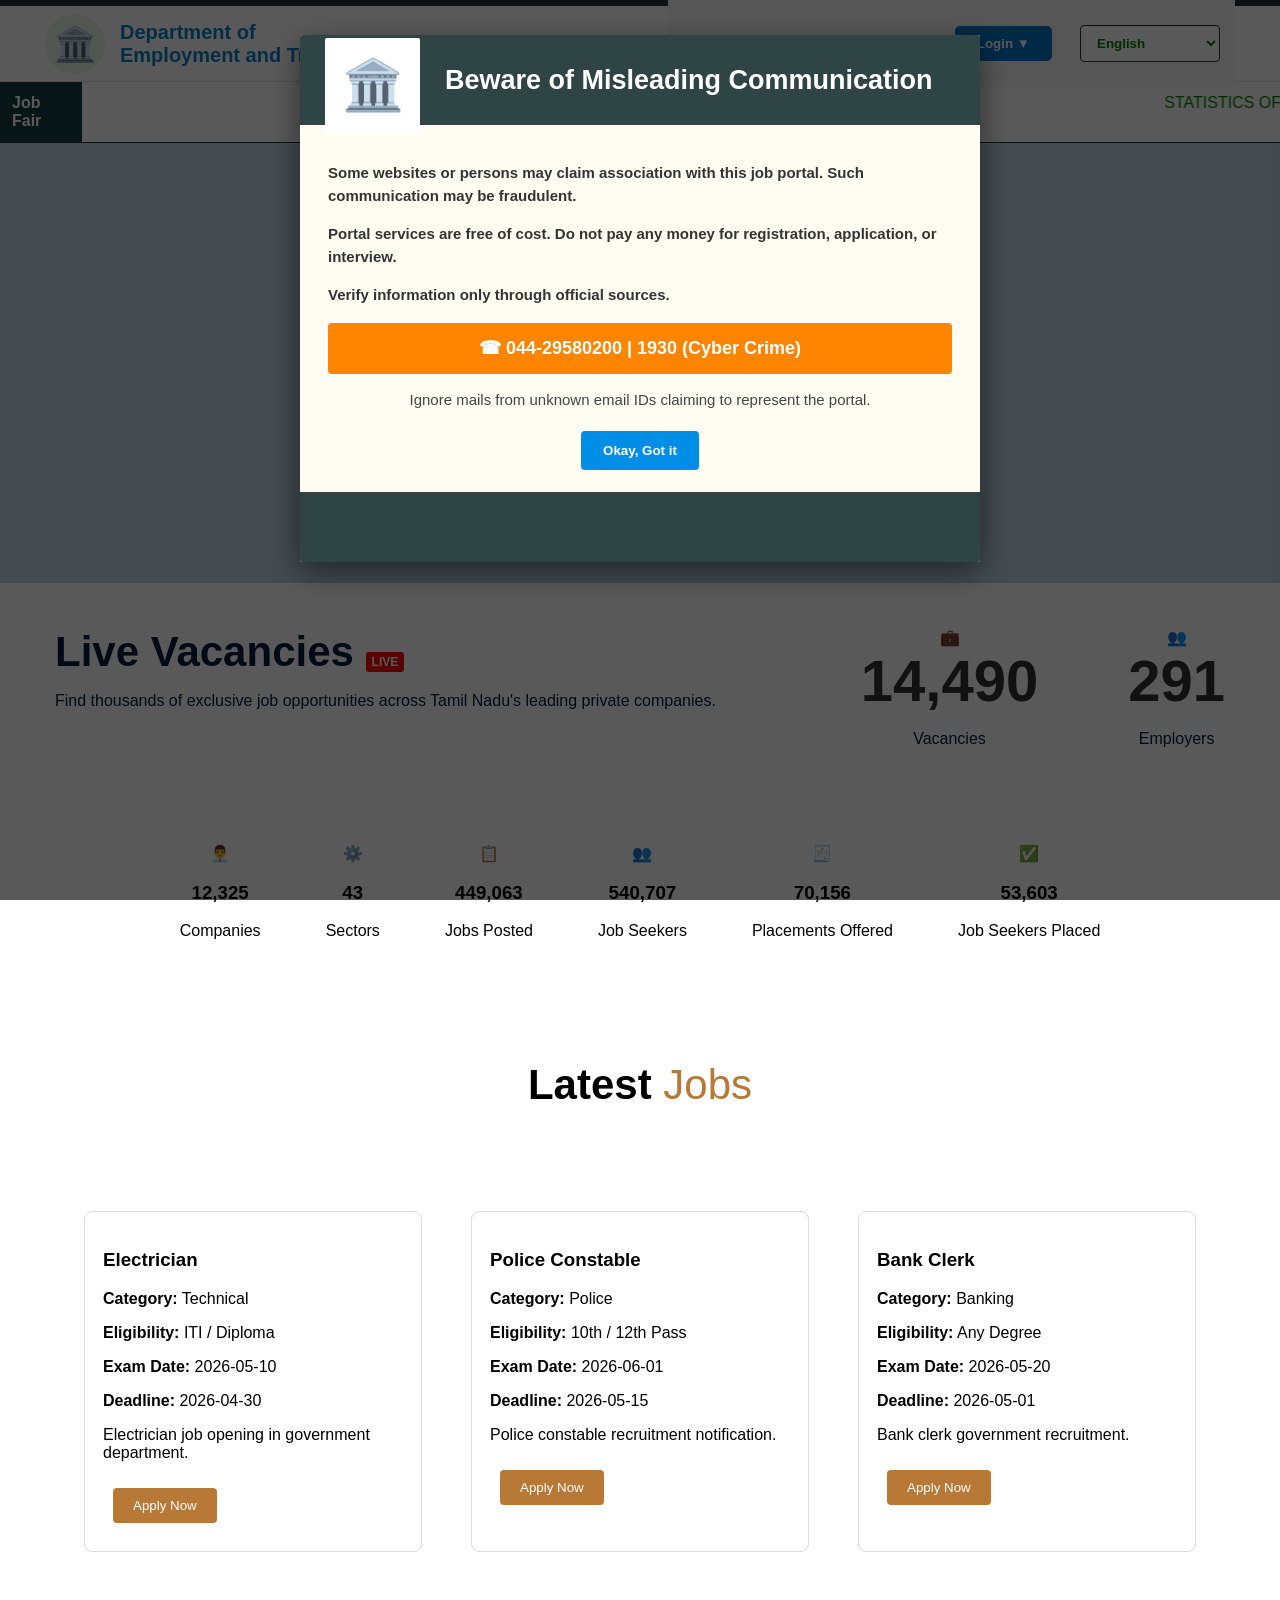
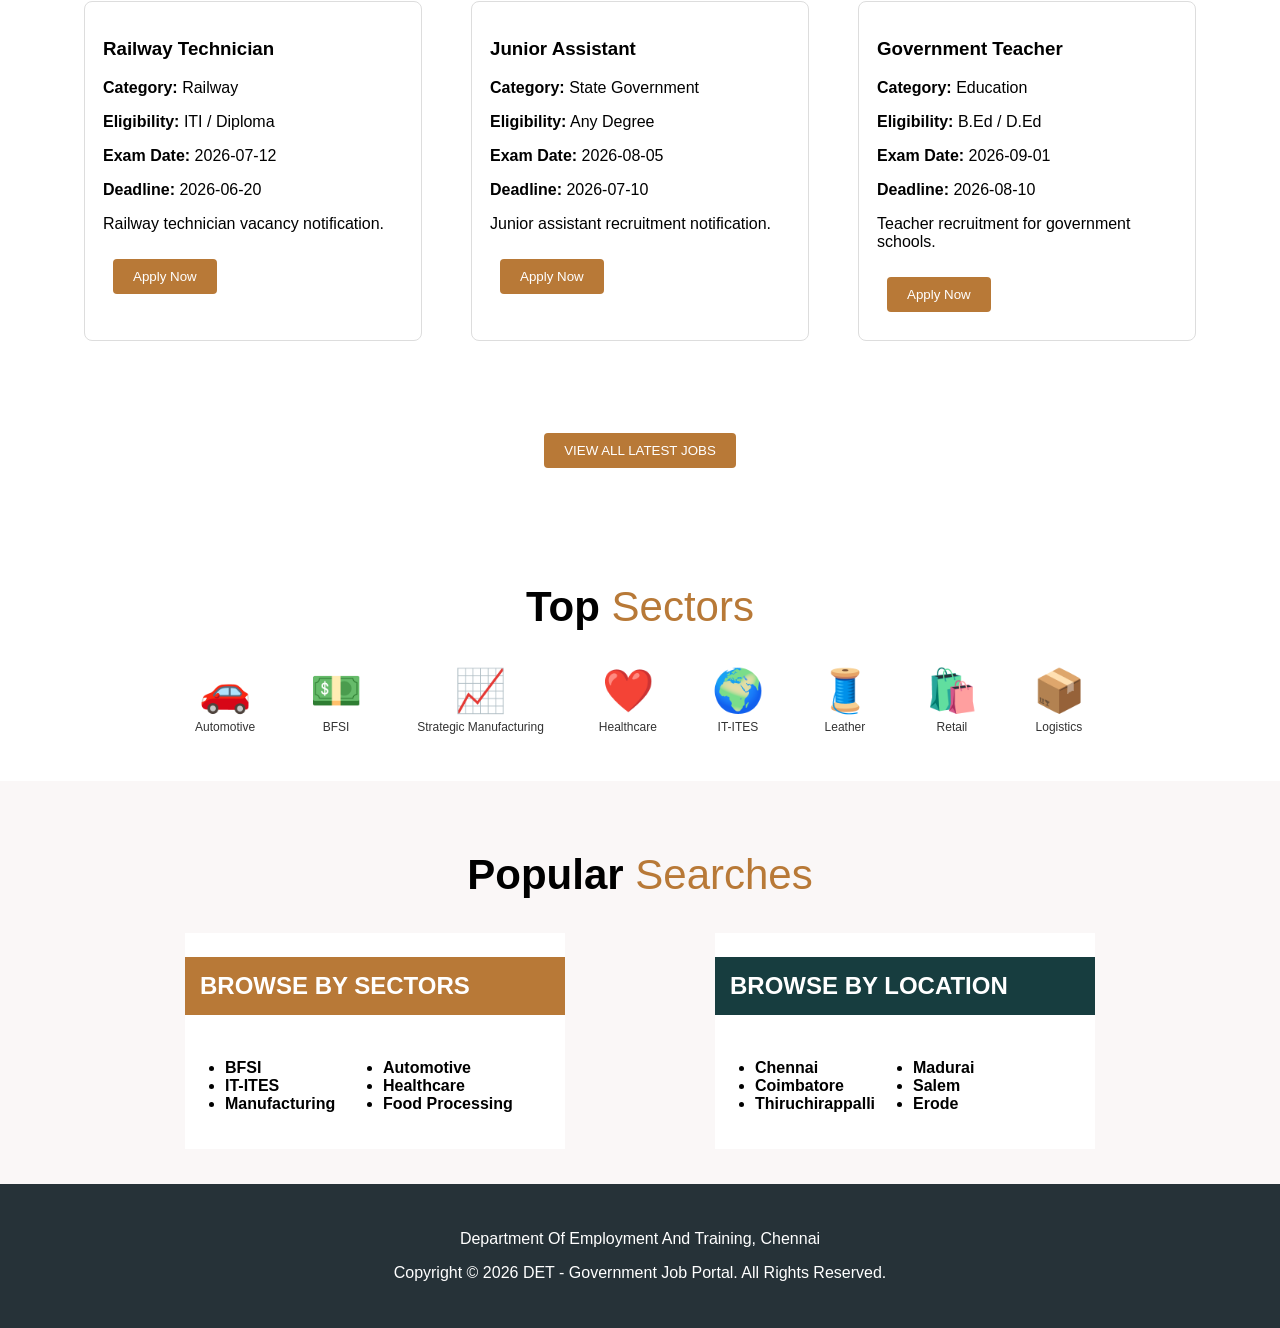
<file: frontend/index.html>
<!DOCTYPE html>
<html>
<head>
    <meta charset="UTF-8">
    <title>Government Job Portal</title>
    <link rel="stylesheet" href="css/style.css">
</head>

<body onload="showPopup(); loadJobs();">

<header class="tn-header">
    <div class="tn-logo">
        <div class="seal">🏛️</div>
        <div>
            <h2>Department of</h2>
            <h2>Employment and Training</h2>
        </div>
    </div>

    <nav class="tn-nav">
        <a href="index.html">🏚️ HOME</a>
        <a href="dashboard.html">💼 JOBS</a>
        <a href="#">🎓 JOB FAIR</a>
        <button onclick="window.location.href='login.html'" class="login-main">Login ▼</button>
        <select id="languageSelect" onchange="changeLanguage()" class="lang-select">
            <option value="en">English</option>
            <option value="ta">தமிழ்</option>
            <option value="hi">हिन्दी</option>
            <option value="te">తెలుగు</option>
            <option value="kn">ಕನ್ನಡ</option>
        </select>
    </nav>
</header>

<div class="ticker">
    <b>Job Fair</b>
    <marquee>
        STATISTICS OF MICRO AND MEGA JOB FAIRS - JOB SEEKERS ATTENDED - 12,08,200, JOB SEEKERS PLACED - 2,13,611
    </marquee>
</div>

<section class="tn-hero">
   
    <h2>Government Job Portal</h2>

    

    <div class="hero-search">
        <input placeholder="Job Title">
        <button>🔍</button>
    </div>
</section>

<section class="vacancy-area">
    <div>
        <h1>Live Vacancies <span>LIVE</span></h1>
        <p>Find thousands of exclusive job opportunities across Tamil Nadu's leading private companies.</p>
    </div>

    <div class="vacancy-stats">
        <div>💼<h1>14,490</h1><p>Vacancies</p></div>
        <div>👥<h1>291</h1><p>Employers</p></div>
    </div>
</section>

<section class="mini-stats">
    <div>👨‍💼<h3>12,325</h3><p>Companies</p></div>
    <div>⚙️<h3>43</h3><p>Sectors</p></div>
    <div>📋<h3>449,063</h3><p>Jobs Posted</p></div>
    <div>👥<h3>540,707</h3><p>Job Seekers</p></div>
    <div>🧾<h3>70,156</h3><p>Placements Offered</p></div>
    <div>✅<h3>53,603</h3><p>Job Seekers Placed</p></div>
</section>

<section class="latest-jobs">
    <h2>Latest <span>Jobs</span></h2>
    <div id="jobs" class="jobs-container"></div>
    <button class="view-btn">VIEW ALL LATEST JOBS</button>
</section>

<section class="top-sectors">
    <h2>Top <span>Sectors</span></h2>

    <div class="sector-container">
        <div class="sector">🚗<p>Automotive</p></div>
        <div class="sector">💵<p>BFSI</p></div>
        <div class="sector">📈<p>Strategic Manufacturing</p></div>
        <div class="sector">❤️<p>Healthcare</p></div>
        <div class="sector">🌍<p>IT-ITES</p></div>
        <div class="sector">🧵<p>Leather</p></div>
        <div class="sector">🛍️<p>Retail</p></div>
        <div class="sector">📦<p>Logistics</p></div>
    </div>
</section>

<section class="popular">
    <h2>Popular <span>Searches</span></h2>

    <div class="popular-box">
        <div class="browse-card">
            <h3>BROWSE BY SECTORS</h3>
            <ul>
                <li>BFSI</li><li>IT-ITES</li><li>Manufacturing</li>
                <li>Automotive</li><li>Healthcare</li><li>Food Processing</li>
            </ul>
        </div>

        <div class="browse-card dark">
            <h3>BROWSE BY LOCATION</h3>
            <ul>
                <li>Chennai</li><li>Coimbatore</li><li>Thiruchirappalli</li>
                <li>Madurai</li><li>Salem</li><li>Erode</li>
            </ul>
        </div>
    </div>
</section>

<footer class="tn-footer">
    <p>Department Of Employment And Training, Chennai</p>
    <p>Copyright © 2026 DET - Government Job Portal. All Rights Reserved.</p>
</footer>

<div id="popup" class="popup">
    <div class="popup-content">
        <div class="popup-header">
            <div class="popup-logo">🏛️</div>
            <h2>Beware of Misleading Communication</h2>
        </div>

        <div class="popup-body">
            <p>Some websites or persons may claim association with this job portal. Such communication may be fraudulent.</p>
            <p><b>Portal services are free of cost.</b> Do not pay any money for registration, application, or interview.</p>
            <p>Verify information only through official sources.</p>

            <div class="helpline">☎ 044-29580200 | 1930 (Cyber Crime)</div>

            <p class="note">Ignore mails from unknown email IDs claiming to represent the portal.</p>
            <button class="popup-btn" onclick="closePopup()">Okay, Got it</button>
        </div>
    </div>
</div>

<script src="js/script.js"></script>
</body>
</html>
</file>
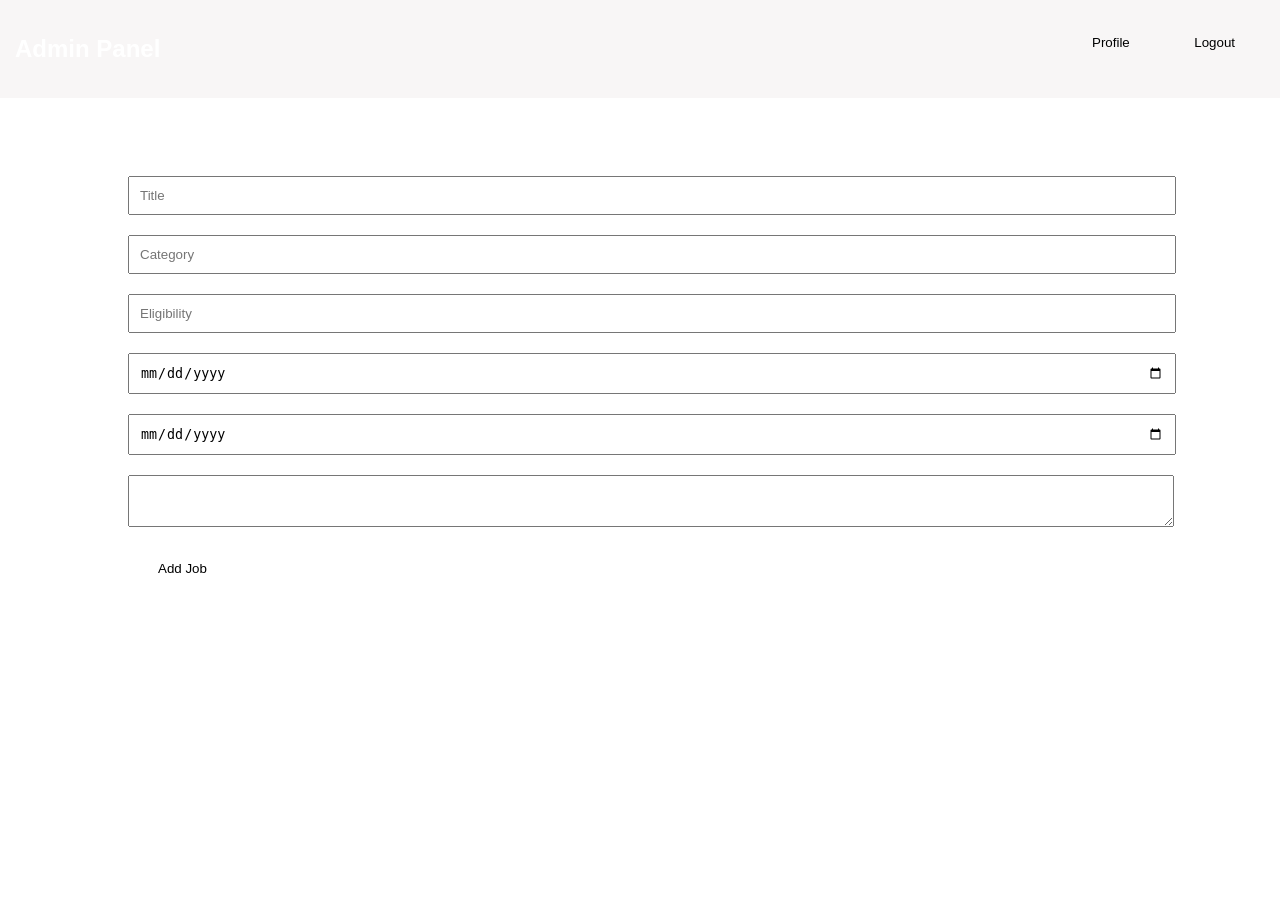
<file: frontend/admin.html>
<!DOCTYPE html>
<html>
<head>
    <title>Admin</title>
    <link rel="stylesheet" href="css/style.css">
</head>
<body onload="loadAllJobs()">

<nav>
    <h2>Admin Panel</h2>
    <div>
        <button onclick="window.location.href='profile.html'">Profile</button>
        <button onclick="logout()">Logout</button>
    </div>
</nav>

<div class="container">

    <h2>Add Job</h2>

    <input id="title" placeholder="Title">
    <input id="category" placeholder="Category">
    <input id="eligibility" placeholder="Eligibility">
    <input type="date" id="examDate">
    <input type="date" id="deadline">
    <textarea id="description"></textarea>

    <button onclick="addJob()">Add Job</button>

    <h2>All Jobs</h2>
    <div id="allJobs"></div>

</div>

<script src="js/script.js"></script>
</body>
</html>
</file>
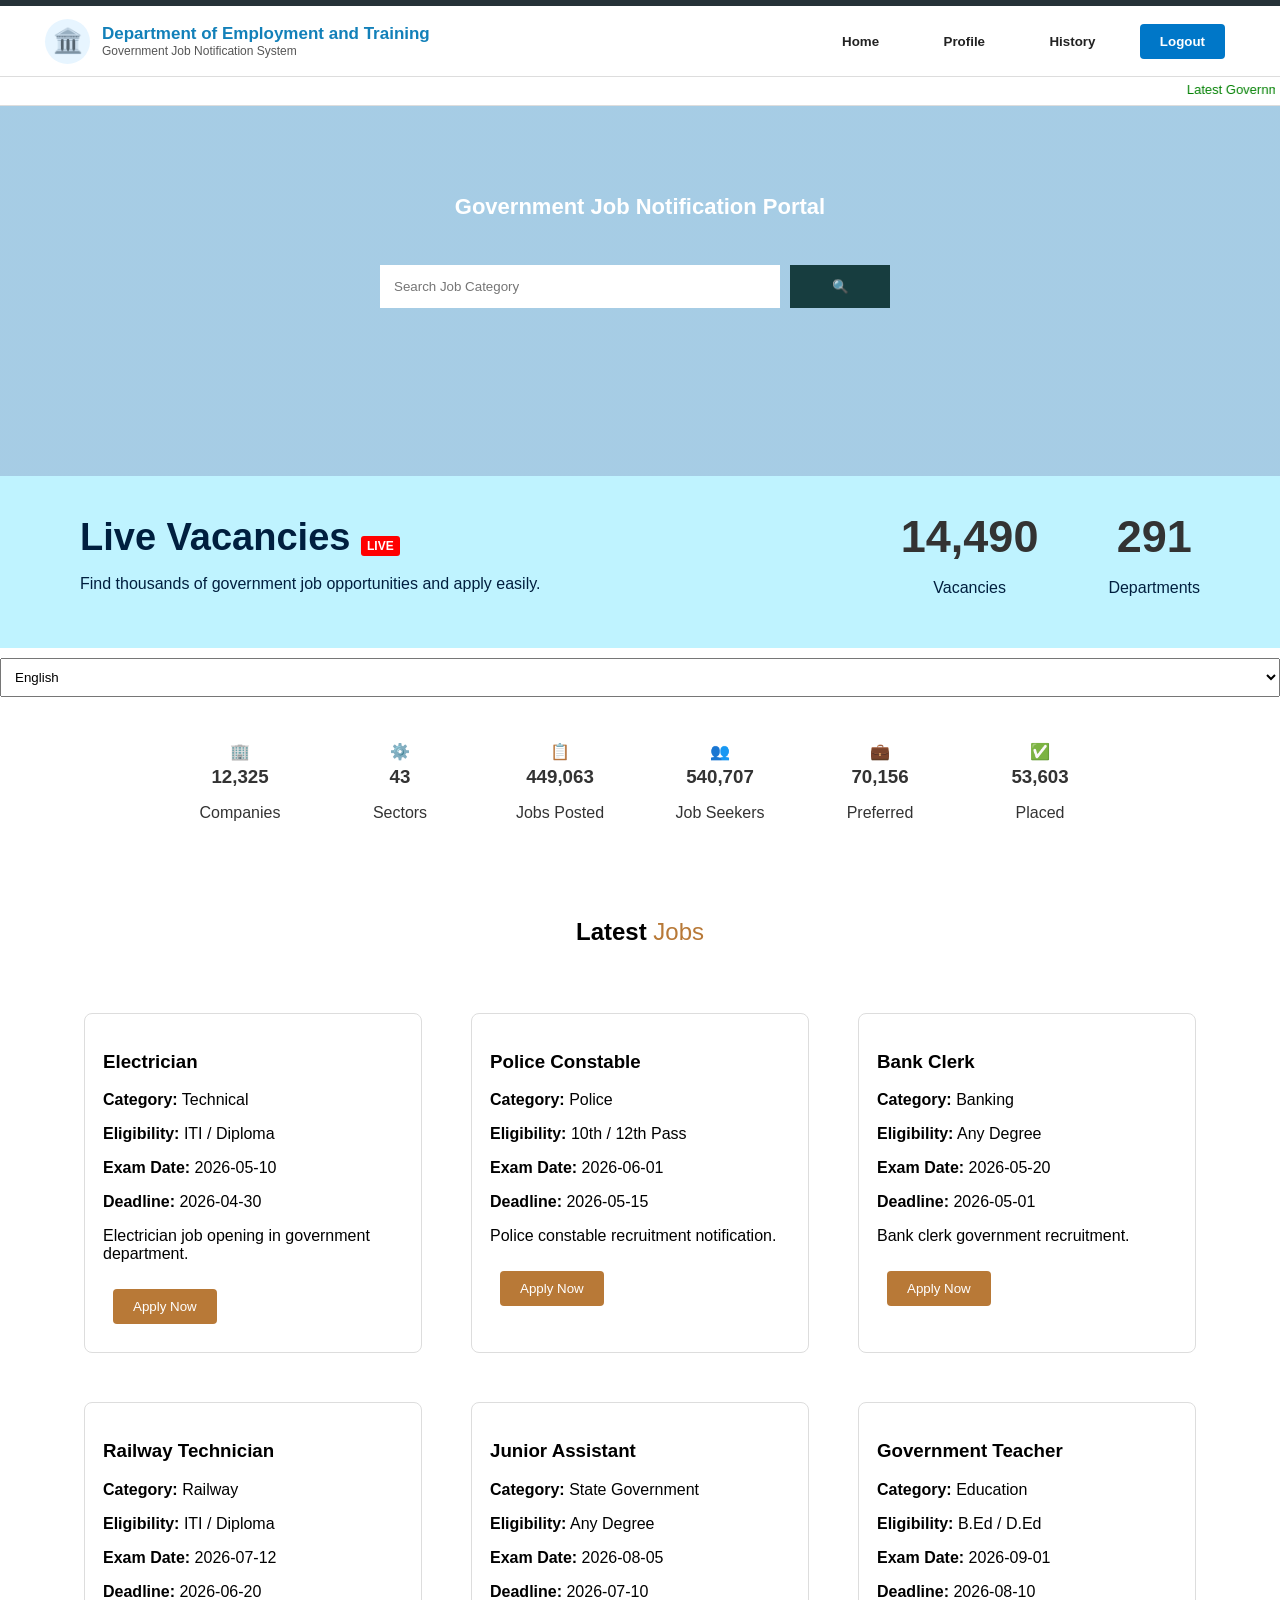
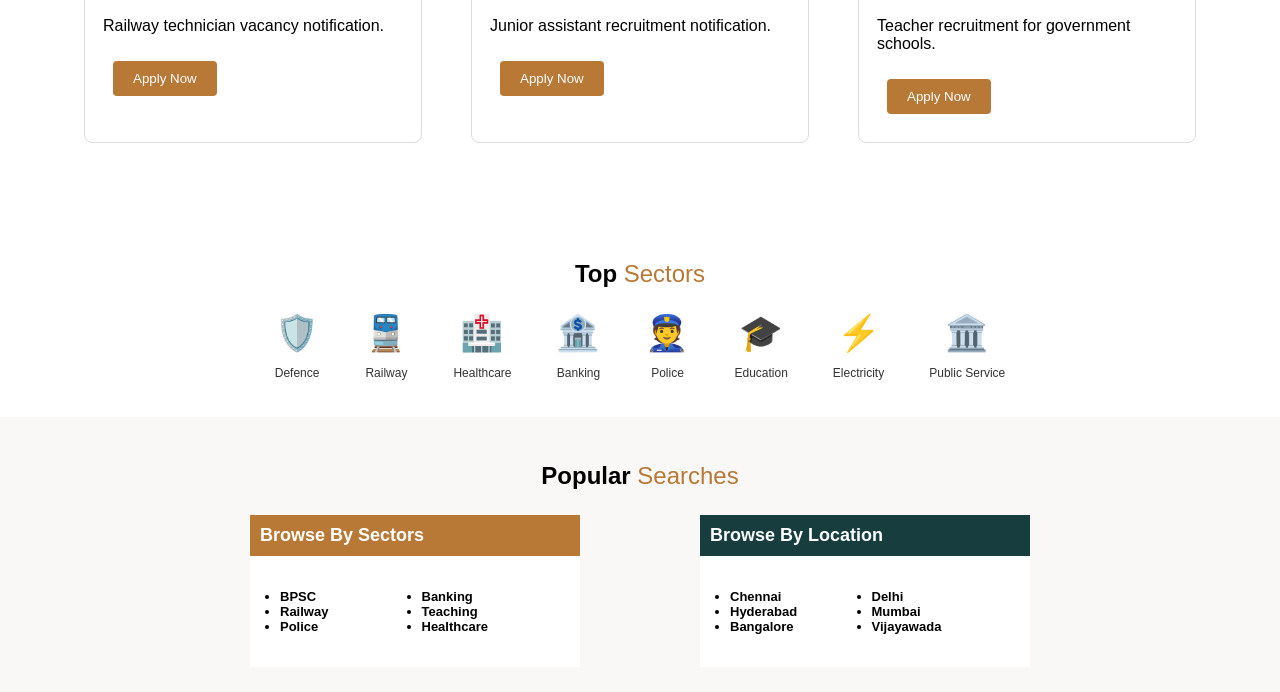
<file: frontend/dashboard.html>
<!DOCTYPE html>
<html>
<head>
    <title>Government Job Portal</title>
    <link rel="stylesheet" href="css/style.css">
</head>

<body onload="loadJobs()">

<header class="top-header">
    <div class="logo-area">
        <div class="logo-circle">🏛️</div>
        <div>
            <h3>Department of Employment and Training</h3>
            <p>Government Job Notification System</p>
        </div>
    </div>

    <div class="top-menu">
        <button onclick="window.location.href='dashboard.html'">Home</button>
        <button onclick="window.location.href='profile.html'">Profile</button>
        <button onclick="window.location.href='history.html'">History</button>
        <button onclick="logout()" class="login-btn">Logout</button>
    </div>
</header>

<div class="news-strip">
    <marquee>
        Latest Government Job Notifications | Apply before deadline | Exam dates updated | Track your application status online
    </marquee>
</div>

<section class="hero">
    
    <h2>Government Job Notification Portal</h2>

    <div class="search-box">
        <input type="text" id="search" placeholder="Search Job Category">
        <button onclick="searchCategory()">🔍</button>
    </div>
</section>

<section class="vacancy-banner">
    <div>
        <h1>Live Vacancies <span>LIVE</span></h1>
        <p>Find thousands of government job opportunities and apply easily.</p>
    </div>

    <div class="big-stats">
        <div>
            <h1>14,490</h1>
            <p>Vacancies</p>
        </div>
        <div>
            <h1>291</h1>
            <p>Departments</p>
        </div>
    </div>
</section>
<select id="languageSelect" onchange="changeLanguage()">
    <option value="en">English</option>
    <option value="ta">தமிழ்</option>
    <option value="hi">हिन्दी</option>
</select>
<section class="stats-row">
    <div>🏢<h3>12,325</h3><p>Companies</p></div>
    <div>⚙️<h3>43</h3><p>Sectors</p></div>
    <div>📋<h3>449,063</h3><p>Jobs Posted</p></div>
    <div>👥<h3>540,707</h3><p>Job Seekers</p></div>
    <div>💼<h3>70,156</h3><p>Preferred</p></div>
    <div>✅<h3>53,603</h3><p>Placed</p></div>
</section>

<section class="latest-section">
    <h1>Latest <span>Jobs</span></h1>
    <div id="jobs" class="latest-jobs"></div>
</section>

<section class="sector-section">
    <h1>Top <span>Sectors</span></h1>

    <div class="sector-icons">
        <div>🛡️<p>Defence</p></div>
        <div>🚆<p>Railway</p></div>
        <div>🏥<p>Healthcare</p></div>
        <div>🏦<p>Banking</p></div>
        <div>👮<p>Police</p></div>
        <div>🎓<p>Education</p></div>
        <div>⚡<p>Electricity</p></div>
        <div>🏛️<p>Public Service</p></div>
    </div>
</section>

<section class="popular-section">
    <h1>Popular <span>Searches</span></h1>

    <div class="popular-boxes">
        <div class="popular-card">
            <h2>Browse By Sectors</h2>
            <ul>
                <li>BPSC</li>
                <li>Railway</li>
                <li>Police</li>
                <li>Banking</li>
                <li>Teaching</li>
                <li>Healthcare</li>
            </ul>
        </div>

        <div class="popular-card dark">
            <h2>Browse By Location</h2>
            <ul>
                <li>Chennai</li>
                <li>Hyderabad</li>
                <li>Bangalore</li>
                <li>Delhi</li>
                <li>Mumbai</li>
                <li>Vijayawada</li>
            </ul>
        </div>
    </div>
</section>

<div id="applyModal" class="modal">
    <div class="modal-content">
        <span class="close" onclick="closeApplyForm()">&times;</span>

        <h2>Professional Job Application Form</h2>

        <input type="hidden" id="applyJobId">

        <div class="row">
            <input id="firstName" placeholder="First Name *">
            <input id="middleName" placeholder="Middle Name">
            <input id="lastName" placeholder="Last Name *">
        </div>

        <input id="appEmail" type="email" placeholder="Email Address *">
        <input id="whatsappNo" placeholder="WhatsApp Number *">

        <select id="gender">
            <option value="">Select Gender *</option>
            <option>Male</option>
            <option>Female</option>
            <option>Other</option>
        </select>

        <select id="currentStatus">
            <option value="">Current Status *</option>
            <option>Student</option>
            <option>Employee</option>
            <option>Unemployed</option>
            <option>Fresher</option>
            <option>Self Employed</option>
        </select>

        <select id="hasExperience" onchange="showExperienceBox()">
            <option value="">Do you have experience? *</option>
            <option value="No">No</option>
            <option value="Yes">Yes</option>
        </select>

        <textarea id="experienceDetails" placeholder="Company name, role, years of experience" style="display:none;"></textarea>

        <input id="qualification" placeholder="Highest Qualification *">
        <textarea id="address" placeholder="Full Address *"></textarea>

        <button onclick="submitApplication()">Submit Application</button>
    </div>
</div>

<script src="js/script.js"></script>
</body>
</html>
</file>
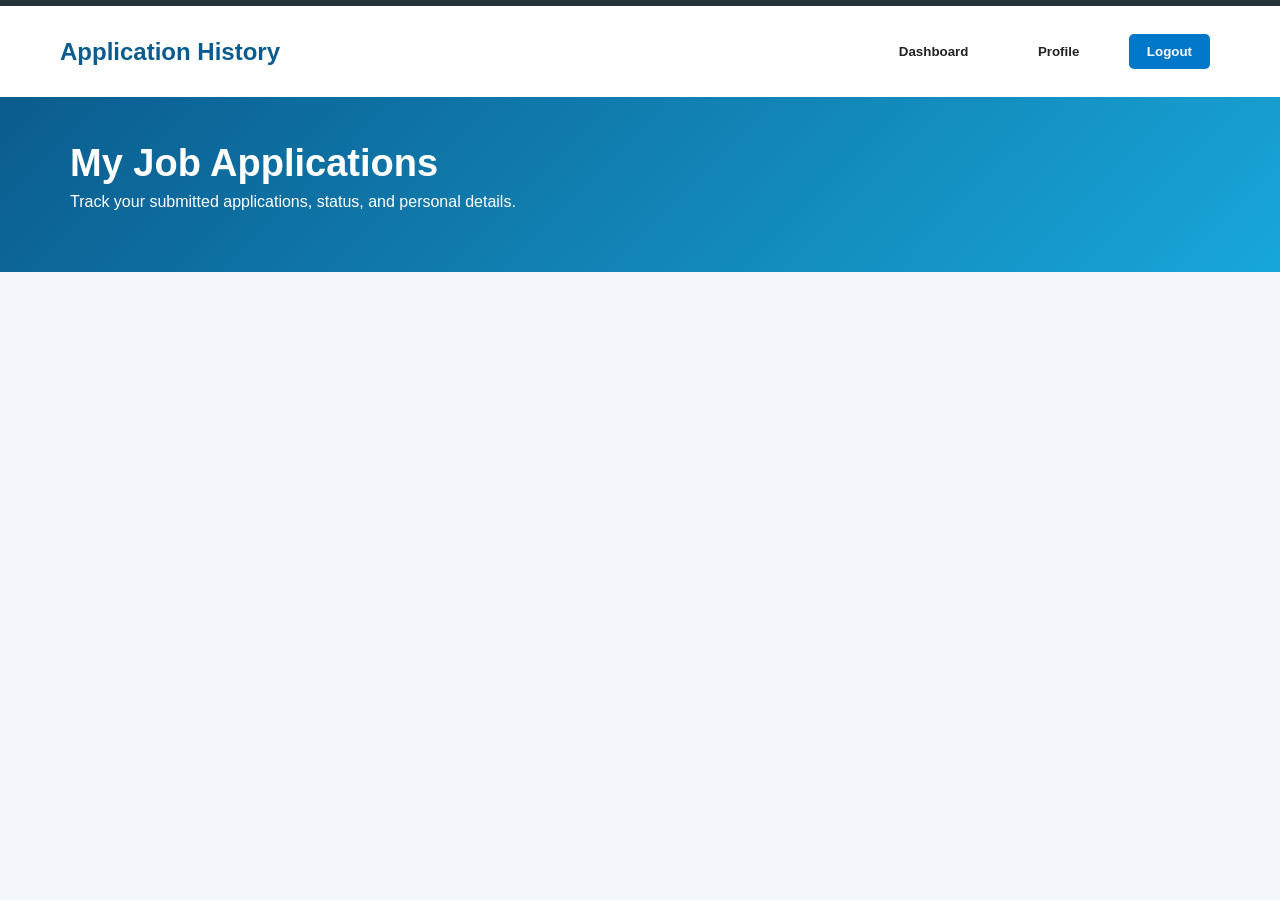
<file: frontend/history.html>
<!DOCTYPE html>
<html>
<head>
    <meta charset="UTF-8">
    <title>Application History</title>
    <link rel="stylesheet" href="css/style.css">
</head>

<body onload="loadHistory()" class="history-page">

<header class="history-header">
    <h2>Application History</h2>

    <div>
        <button onclick="window.location.href='dashboard.html'">Dashboard</button>
        <button onclick="window.location.href='profile.html'">Profile</button>
        <button onclick="logout()" class="logout-btn">Logout</button>
    </div>
</header>

<section class="history-hero">
    <h1>My Job Applications</h1>
    <p>Track your submitted applications, status, and personal details.</p>
</section>

<main class="history-container">
    <div id="history" class="history-grid"></div>
</main>

<script src="js/script.js"></script>
</body>
</html>
</file>
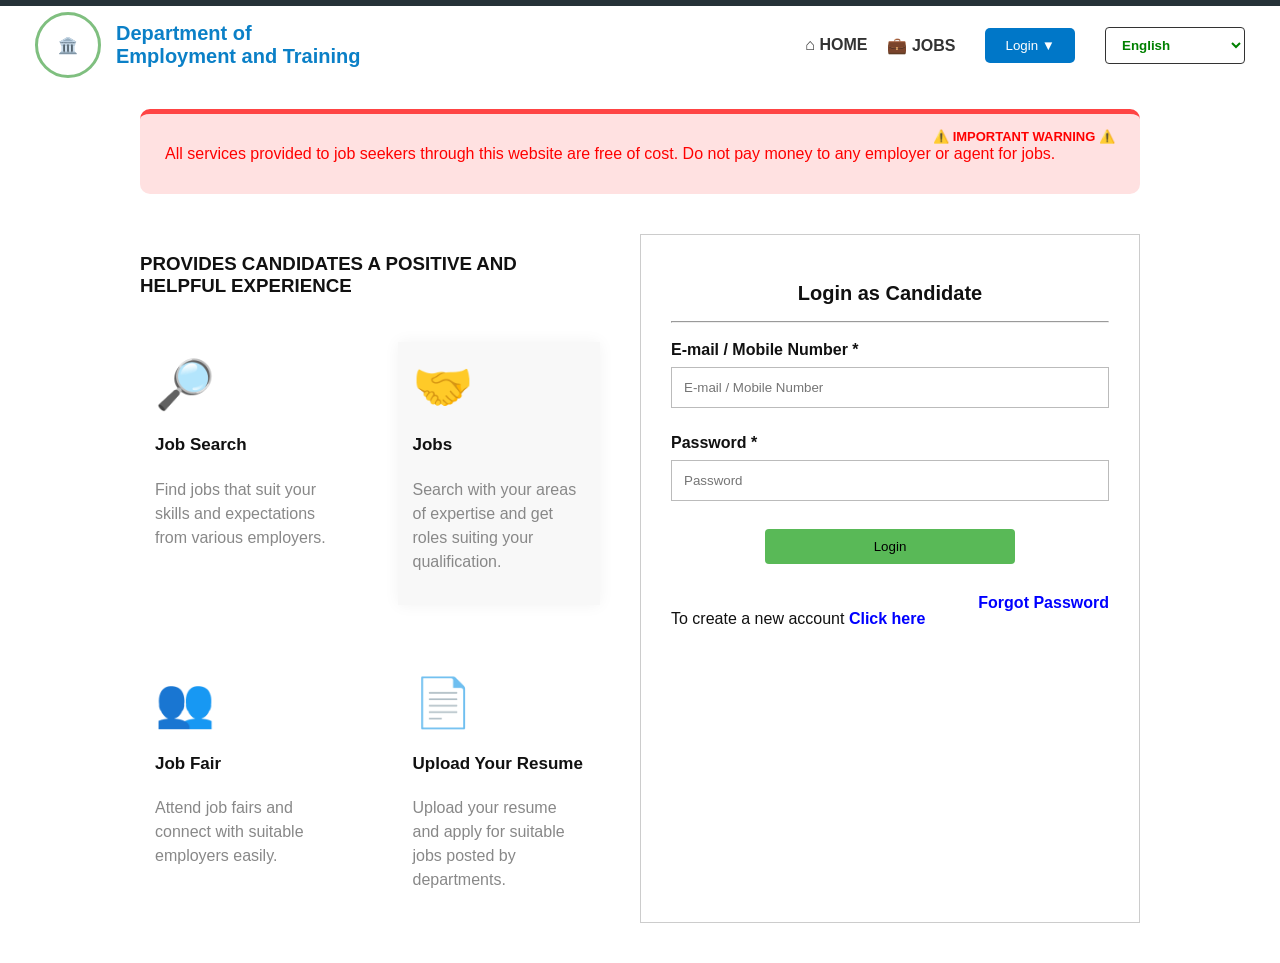
<file: frontend/login.html>
<!DOCTYPE html>
<html>
<head>
    <title>Candidate Login</title>
    <link rel="stylesheet" href="css/style.css">
</head>
<body class="auth-page">

<header class="auth-header">
    <div class="brand">
        <div class="gov-logo">🏛️</div>
        <div>
            <h2>Department of</h2>
            <h2>Employment and Training</h2>
        </div>
    </div>

    <div class="auth-nav">
        <a href="index.html" data-key="home">🏚️HOME</a>
        <a href="dashboard.html" data-key="jobs">💼 JOBS</a>
        

        <button class="blue-btn" data-key="loginBtn">Login ▼</button>

        <select id="languageSelect" onchange="changeLanguage()" class="lang-select">
            <option value="en">English</option>
            <option value="ta">தமிழ்</option>
            <option value="hi">हिन्दी</option>
            <option value="te">తెలుగు</option>
            <option value="kn">ಕನ್ನಡ</option>
        </select>
    </div>
</header>

<section class="warning-box">
    <h2>
        <span data-key="warningTitle"></span>
        <span class="important">⚠️ IMPORTANT WARNING ⚠️ </span>
    </h2>
    <p data-key="warningText">
        All services provided to job seekers through this website are free of cost.
        Do not pay money to any employer or agent for jobs.
    </p>
</section>

<main class="auth-layout">
    <section class="info-section">
        <h3 data-key="experienceTitle">PROVIDES CANDIDATES A POSITIVE AND HELPFUL EXPERIENCE</h3>

        <div class="info-grid">
            <div class="info-item">
                <div class="info-icon">🔎</div>
                <h4 data-key="jobSearch">Job Search</h4>
                <p data-key="jobSearchText">Find jobs that suit your skills and expectations from various employers.</p>
            </div>

            <div class="info-item card-highlight">
                <div class="info-icon">🤝</div>
                <h4 data-key="jobsTitle">Jobs</h4>
                <p data-key="jobsText">Search with your areas of expertise and get roles suiting your qualification.</p>
            </div>

            <div class="info-item">
                <div class="info-icon">👥</div>
                <h4 data-key="jobFairTitle">Job Fair</h4>
                <p data-key="jobFairText">Attend job fairs and connect with suitable employers easily.</p>
            </div>

            <div class="info-item">
                <div class="info-icon">📄</div>
                <h4 data-key="resumeTitle">Upload Your Resume</h4>
                <p data-key="resumeText">Upload your resume and apply for suitable jobs posted by departments.</p>
            </div>
        </div>
    </section>

    <section class="auth-card">
        <h2 data-key="loginTitle">Login as Candidate</h2>
        <hr>

        <label data-key="emailLabel">E-mail / Mobile Number *</label>
        <input type="email" id="email" data-placeholder="emailPlaceholder" placeholder="E-mail / Mobile Number">

        <label data-key="passwordLabel">Password *</label>
        <input type="password" id="password" data-placeholder="passwordPlaceholder" placeholder="Password">

        

        

        <button class="green-btn" onclick="login()" data-key="loginOnly">Login</button>

        <div class="auth-links">
            <p>
                <span data-key="newAccount">To create a new account</span>
                <a href="register.html" data-key="clickHere">Click here</a>
            </p>
            <a href="#" data-key="forgotPassword">Forgot Password</a>
        </div>
    </section>
</main>

<script src="js/script.js"></script>
</body>
</html>
</file>
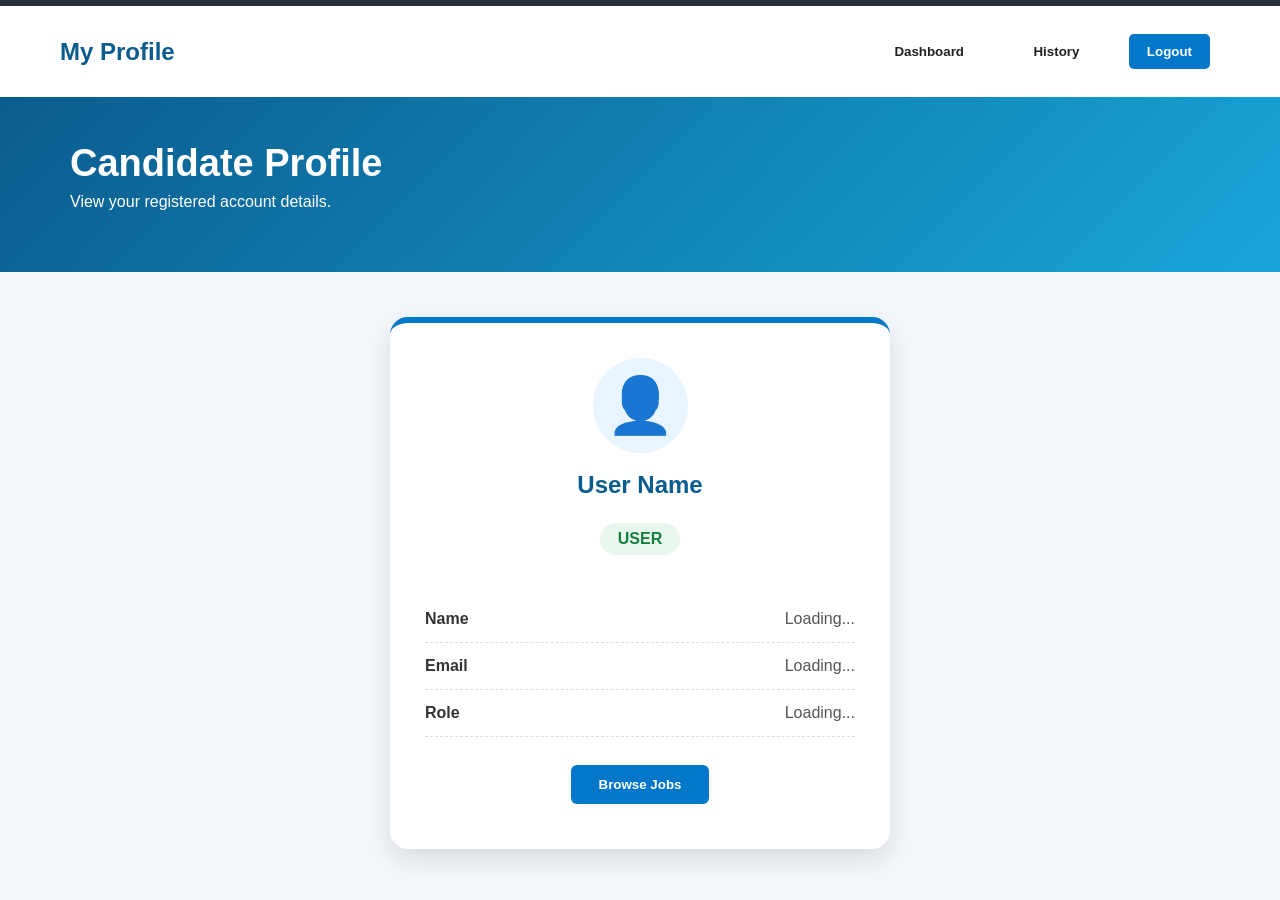
<file: frontend/profile.html>
<!DOCTYPE html>
<html>
<head>
    <meta charset="UTF-8">
    <title>User Profile</title>
    <link rel="stylesheet" href="css/style.css">
</head>

<body onload="loadProfile()" class="profile-page">

<header class="profile-header">
    <h2>My Profile</h2>

    <div>
        <button onclick="window.location.href='dashboard.html'">Dashboard</button>
        <button onclick="window.location.href='history.html'">History</button>
        <button onclick="logout()" class="logout-btn">Logout</button>
    </div>
</header>

<section class="profile-hero">
    <h1>Candidate Profile</h1>
    <p>View your registered account details.</p>
</section>

<main class="profile-container">
    <div class="profile-card-pro">

        <div class="profile-avatar">
            👤
        </div>

        <h2 id="pname">User Name</h2>
        <p class="role-badge" id="prole">USER</p>

        <div class="profile-details">
            <div>
                <b>Name</b>
                <span id="pname2">Loading...</span>
            </div>

            <div>
                <b>Email</b>
                <span id="pemail">Loading...</span>
            </div>

            <div>
                <b>Role</b>
                <span id="prole2">Loading...</span>
            </div>
        </div>

        <button class="profile-action" onclick="window.location.href='dashboard.html'">
            Browse Jobs
        </button>
    </div>
</main>

<script src="js/script.js"></script>
</body>
</html>
</file>
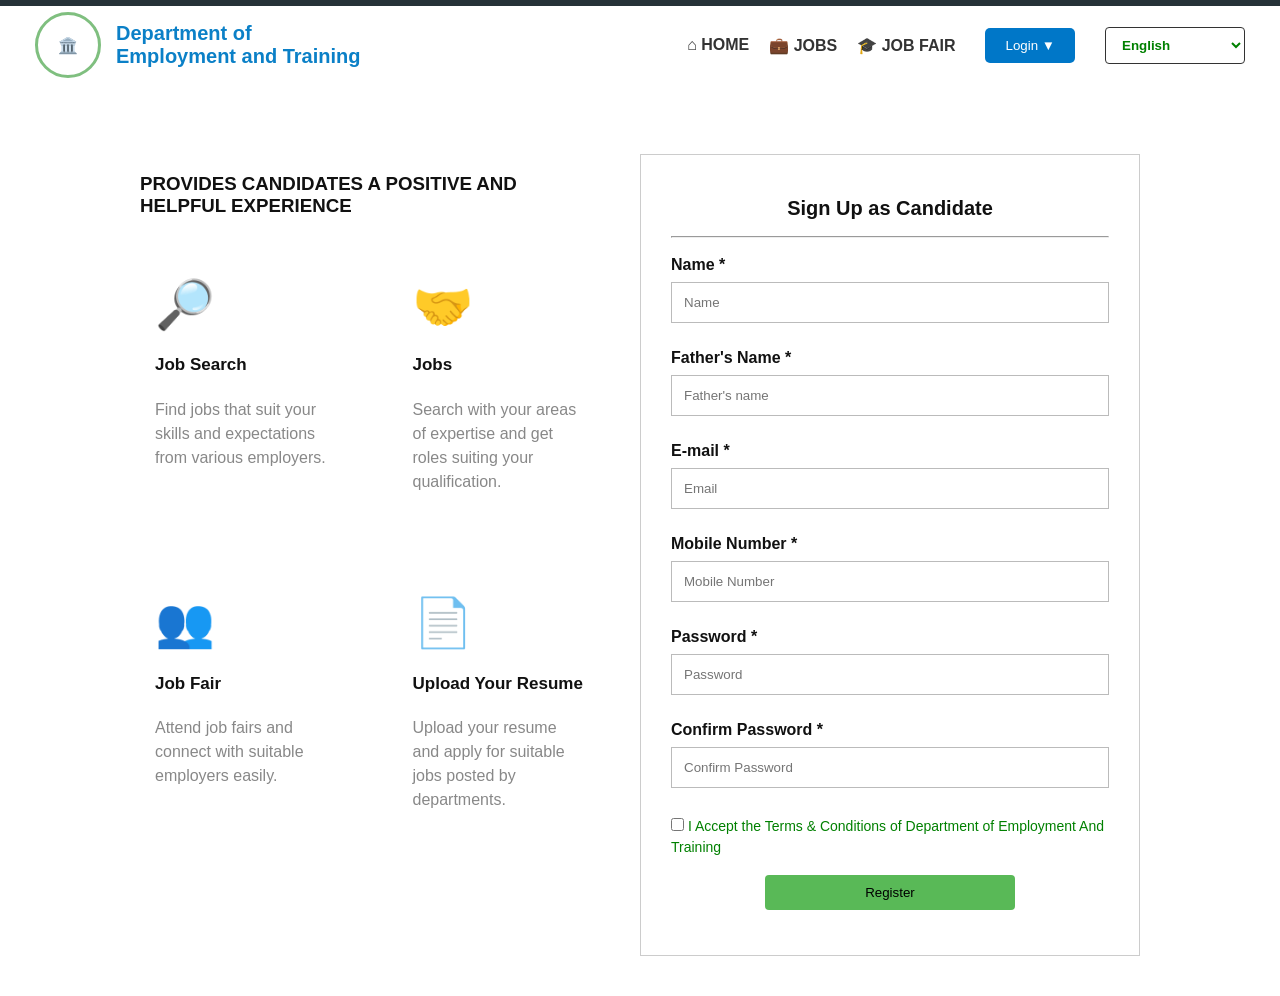
<file: frontend/register.html>
<!DOCTYPE html>
<html>
<head>
    <title>Candidate Register</title>
    <link rel="stylesheet" href="css/style.css">
</head>
<body class="auth-page">

<header class="auth-header">
    <div class="brand">
        <div class="gov-logo">🏛️</div>
        <div>
            <h2>Department of</h2>
            <h2>Employment and Training</h2>
        </div>
    </div>

    <div class="auth-nav">
        <a href="index.html" data-key="home">⌂ HOME</a>
        <a href="dashboard.html" data-key="jobs">💼 JOBS</a>
        <a href="#" data-key="jobfair">🎓 JOB FAIR</a>

        <button class="blue-btn" onclick="window.location.href='login.html'" data-key="loginBtn">Login ▼</button>

        <select id="languageSelect" onchange="changeLanguage()" class="lang-select">
            <option value="en">English</option>
            <option value="ta">தமிழ்</option>
            <option value="hi">हिन्दी</option>
            <option value="te">తెలుగు</option>
            <option value="kn">ಕನ್ನಡ</option>
        </select>
    </div>
</header>

<main class="auth-layout register-layout">
    <section class="info-section">
        <h3 data-key="experienceTitle">PROVIDES CANDIDATES A POSITIVE AND HELPFUL EXPERIENCE</h3>

        <div class="info-grid">
            <div class="info-item">
                <div class="info-icon">🔎</div>
                <h4 data-key="jobSearch">Job Search</h4>
                <p data-key="jobSearchText">Find jobs that suit your skills and expectations from various employers.</p>
            </div>

            <div class="info-item">
                <div class="info-icon">🤝</div>
                <h4 data-key="jobsTitle">Jobs</h4>
                <p data-key="jobsText">Search with your areas of expertise and get roles suiting your qualification.</p>
            </div>

            <div class="info-item">
                <div class="info-icon">👥</div>
                <h4 data-key="jobFairTitle">Job Fair</h4>
                <p data-key="jobFairText">Attend job fairs and connect with suitable employers easily.</p>
            </div>

            <div class="info-item">
                <div class="info-icon">📄</div>
                <h4 data-key="resumeTitle">Upload Your Resume</h4>
                <p data-key="resumeText">Upload your resume and apply for suitable jobs posted by departments.</p>
            </div>
        </div>
    </section>

    <section class="auth-card register-card">
        <h2 data-key="registerTitle">Sign Up as Candidate</h2>
        <hr>

        <label data-key="nameLabel">Name *</label>
        <input type="text" id="name" data-placeholder="namePlaceholder" placeholder="Name">

        <label data-key="fatherLabel">Father's Name *</label>
        <input type="text" id="fatherName" data-placeholder="fatherPlaceholder" placeholder="Father's name">

        <label data-key="emailOnlyLabel">E-mail *</label>
        <input type="email" id="email" data-placeholder="emailOnlyPlaceholder" placeholder="Email">

        <label data-key="mobileLabel">Mobile Number *</label>
        <input type="text" id="mobile" data-placeholder="mobilePlaceholder" placeholder="Mobile Number">

        <label data-key="passwordLabel">Password *</label>
        <input type="password" id="password" data-placeholder="passwordPlaceholder" placeholder="Password">

        <label data-key="confirmPasswordLabel">Confirm Password *</label>
        <input type="password" id="confirmPassword" data-placeholder="confirmPasswordPlaceholder" placeholder="Confirm Password">

        <p class="terms">
            <input type="checkbox" id="terms">
            <span data-key="acceptText">I Accept the</span>
            <span class="green-text" data-key="termsText">Terms & Conditions</span>
            <span data-key="departmentText">of Department of Employment And Training</span>
        </p>

        <button class="green-btn" onclick="register()" data-key="registerOnly">Register</button>
    </section>
</main>

<script src="js/script.js"></script>
</body>
</html>
</file>
<file: frontend/css/style.css>
body {
    font-family: Arial;
    margin: 0;
    background: linear-gradient(to right, #1e3c72, #2a5298);
    color: white;
}

.home {
    text-align: center;
    margin-top: 150px;
}

a, button {
    padding: 10px 20px;
    margin: 10px;
    background: #00c6ff;
    color: white;
    border: none;
    cursor: pointer;
    text-decoration: none;
}

.form-box {
    width: 350px;
    margin: 100px auto;
    background: white;
    color: black;
    padding: 20px;
}

input, textarea {
    width: 100%;
    margin: 10px 0;
    padding: 10px;
}

nav {
    background: rgb(248, 246, 246);
    padding: 15px;
    display: flex;
    justify-content: space-between;
}

.container {
    width: 80%;
    margin: auto;
}

.card {
    background: white;
    color: black;
    margin: 10px 0;
    padding: 15px;
}

.profile-card {
    width: 400px;
    margin: 100px auto;
    background: white;
    color: black;
    padding: 20px;
}

.modal {
    display: none;
    position: fixed;
    z-index: 10;
    left: 0;
    top: 0;
    width: 100%;
    height: 100vh;
    background: rgba(0,0,0,0.7);
}

.modal-content {
    background: white;
    color: black;
    width: 650px;
    margin: 40px auto;
    padding: 25px;
    border-radius: 12px;
}

.close {
    float: right;
    font-size: 28px;
    cursor: pointer;
    color: red;
}

.row {
    display: flex;
    gap: 10px;
}

select {
    width: 100%;
    padding: 10px;
    margin: 10px 0;
}

.top-header {
    background: white;
    color: #222;
    height: 70px;
    display: flex;
    justify-content: space-between;
    align-items: center;
    padding: 0 45px;
    border-top: 6px solid #263238;
}

.logo-area {
    display: flex;
    align-items: center;
    gap: 12px;
}

.logo-circle {
    width: 45px;
    height: 45px;
    border-radius: 50%;
    background: #e7f5ff;
    display: flex;
    align-items: center;
    justify-content: center;
    font-size: 24px;
}

.logo-area h3 {
    margin: 0;
    color: #1280b9;
    font-size: 17px;
}

.logo-area p {
    margin: 0;
    color: #555;
    font-size: 12px;
}

.top-menu button {
    background: white;
    color: #222;
    border: none;
    font-weight: bold;
}

.top-menu .login-btn {
    background: #0077c8;
    color: white;
    border-radius: 4px;
}

.news-strip {
    background: white;
    color: green;
    font-size: 13px;
    padding: 5px;
    border-top: 1px solid #ddd;
    border-bottom: 1px solid #ddd;
}

.hero {
    background: linear-gradient(rgba(0, 110, 180, 0.35), rgba(0, 110, 180, 0.35)),
                url("https://images.unsplash.com/photo-1500530855697-b586d89ba3ee?auto=format&fit=crop&w=1600&q=80");
    height: 300px;
    background-size: cover;
    background-position: center;
    text-align: center;
    color: white;
    padding-top: 70px;
}

.hero h1 {
    font-size: 30px;
    margin-bottom: 5px;
}

.hero h2 {
    font-size: 22px;
    margin-bottom: 35px;
}

.search-box {
    width: 520px;
    margin: auto;
    display: flex;
}

.search-box input {
    flex: 1;
    padding: 14px;
    border: none;
}

.search-box button {
    width: 100px;
    background: #173d3f;
    color: white;
    border: none;
}

.vacancy-banner {
    background: #bff3ff;
    color: #001f3f;
    padding: 35px 80px;
    display: flex;
    justify-content: space-between;
    align-items: center;
}

.vacancy-banner h1 {
    font-size: 38px;
    margin: 0;
}

.vacancy-banner span {
    font-size: 12px;
    background: red;
    color: white;
    padding: 3px 6px;
    border-radius: 3px;
}

.big-stats {
    display: flex;
    gap: 70px;
    text-align: center;
}

.big-stats h1 {
    color: #333;
    font-size: 45px;
}

.stats-row {
    background: white;
    color: #333;
    display: flex;
    justify-content: center;
    gap: 60px;
    padding: 35px 10px;
    text-align: center;
}

.stats-row div {
    min-width: 100px;
}

.stats-row h3 {
    margin: 5px 0;
}

.latest-section,
.sector-section,
.popular-section {
    background: white;
    color: black;
    text-align: center;
    padding: 25px 0;
}

.latest-section h1 span,
.sector-section h1 span,
.popular-section h1 span {
    color: #b87937;
    font-weight: normal;
}

.latest-jobs {
    display: flex;
    justify-content: center;
    gap: 25px;
    flex-wrap: wrap;
}

.latest-jobs .card {
    width: 260px;
    min-height: 150px;
    border: 1px solid #ddd;
    box-shadow: none;
    text-align: left;
}

.latest-jobs .card button {
    background: #b87937;
    border-radius: 3px;
    padding: 8px 14px;
}

.sector-icons {
    display: flex;
    justify-content: center;
    gap: 45px;
    flex-wrap: wrap;
    margin-top: 25px;
}

.sector-icons div {
    color: #16a8d8;
    font-size: 35px;
}

.sector-icons p {
    color: #333;
    font-size: 12px;
}

.popular-section {
    background: #faf7f7;
}

.popular-boxes {
    display: flex;
    justify-content: center;
    gap: 120px;
    margin-top: 25px;
}

.popular-card {
    width: 330px;
    background: white;
    text-align: left;
}

.popular-card h2 {
    background: #b87937;
    color: white;
    margin: 0;
    padding: 10px;
    font-size: 18px;
}

.popular-card.dark h2 {
    background: #173d3f;
}

.popular-card ul {
    columns: 2;
    padding: 20px 30px;
    font-weight: bold;
    font-size: 13px;
}

@media(max-width: 768px) {
    .top-header,
    .vacancy-banner,
    .stats-row,
    .popular-boxes {
        flex-direction: column;
        gap: 20px;
    }

    .search-box {
        width: 90%;
    }

    .hero {
        height: auto;
        padding-bottom: 40px;
    }
}

.auth-page {
    background: #eeeeee;
    color: #111;
}

.auth-header {
    height: 78px;
    background: white;
    border-top: 6px solid #263238;
    display: flex;
    align-items: center;
    justify-content: space-between;
    padding: 0 35px;
}

.brand {
    display: flex;
    align-items: center;
    gap: 15px;
}

.gov-logo {
    width: 60px;
    height: 60px;
    border: 3px solid #7fbf7f;
    border-radius: 50%;
    display: flex;
    align-items: center;
    justify-content: center;
}

.brand h2 {
    margin: 0;
    font-size: 20px;
    color: #0b80c7;
}

.auth-nav {
    display: flex;
    align-items: center;
    gap: 20px;
}

.auth-nav a {
    background: none;
    color: #333;
    padding: 0;
    margin: 0;
    font-weight: bold;
}

.blue-btn {
    background: #0077c8;
    color: white;
    border-radius: 5px;
}

.lang-btn {
    background: white;
    color: green;
    border: 1px solid #333;
    border-radius: 4px;
}

.warning-box {
    width: 950px;
    margin: 25px auto;
    background: #ffe1e1;
    color: red;
    border-top: 5px solid #ff4444;
    border-radius: 10px;
    padding: 15px 25px;
}

.warning-box h2 {
    margin: 0 0 15px;
}

.warning-box span {
    float: right;
    font-size: 13px;
}

.auth-layout {
    width: 1000px;
    margin: 40px auto;
    display: grid;
    grid-template-columns: 1fr 500px;
    gap: 40px;
}

.register-layout {
    margin-top: 70px;
}

.info-section h3 {
    margin-bottom: 45px;
}

.info-grid {
    display: grid;
    grid-template-columns: 1fr 1fr;
    gap: 55px;
}

.info-item {
    padding: 15px;
}

.card-highlight {
    background: #f8f8f8;
    box-shadow: 0 0 15px rgba(0,0,0,0.05);
}

.info-icon {
    font-size: 48px;
}

.info-item h4 {
    font-size: 17px;
}

.info-item p {
    color: #888;
    line-height: 1.5;
}

.auth-card {
    background: white;
    padding: 30px;
    border: 1px solid #ccc;
}

.auth-card h2 {
    text-align: center;
    font-size: 20px;
}

.auth-card label {
    display: block;
    margin-top: 18px;
    font-weight: bold;
}

.auth-card input {
    width: 100%;
    padding: 12px;
    margin: 8px 0;
    border: 1px solid #bbb;
    box-sizing: border-box;
}

.captcha-row {
    display: flex;
    align-items: center;
    gap: 40px;
    margin: 20px 0;
}

.captcha-box {
    width: 170px;
    height: 45px;
    background: #f8f8f8;
    border: 1px solid #ccc;
    text-align: center;
    line-height: 45px;
    font-size: 22px;
    letter-spacing: 10px;
    font-weight: bold;
}

.captcha-btn {
    background: #31aee2;
    font-size: 12px;
    padding: 7px 12px;
}

.green-btn {
    background: #59b957;
    width: 250px;
    display: block;
    margin: 20px auto;
    border-radius: 4px;
}

.auth-links {
    display: flex;
    justify-content: space-between;
    margin-top: 30px;
}

.auth-links a {
    background: none;
    color: blue;
    padding: 0;
    margin: 0;
    font-weight: bold;
}

.terms {
    font-size: 14px;
}

.terms input {
    width: auto;
}

.terms span {
    color: green;
}

.register-card {
    padding: 25px 30px;
}

@media(max-width: 900px) {
    .auth-layout {
        width: 95%;
        grid-template-columns: 1fr;
    }

    .warning-box {
        width: 90%;
    }

    .auth-header {
        height: auto;
        flex-direction: column;
        padding: 15px;
        gap: 15px;
    }
}

.lang-select {
    padding: 8px 12px;
    border-radius: 5px;
    font-weight: bold;
    border: 1px solid #333;
    background: white;
    color: green;
}

.green-text {
    color: green;
}

.popup {
    position: fixed;
    width: 100%;
    height: 100%;
    background: rgba(0,0,0,0.6);
    top: 0;
    left: 0;
    display: none;
    z-index: 999;
}

.popup-box {
    background: white;
    width: 500px;
    margin: 120px auto;
    padding: 25px;
    text-align: center;
    border-radius: 10px;
}

.popup-box button {
    background: #0077c8;
}
.popup {
    position: fixed;
    top: 0;
    left: 0;
    width: 100%;
    height: 100vh;

    background: rgba(0, 0, 0, 0.65);
    display: none;

    z-index: 9999;
}

.popup-content {
    width: 680px;
    background: #fffdf2;
    margin: 35px auto;
    border-radius: 2px;
    overflow: hidden;
    box-shadow: 0 10px 30px rgba(0,0,0,0.5);
}

.popup-header {
    background: #2f4545;
    color: white;
    height: 90px;
    display: flex;
    align-items: center;
    padding: 0 25px;
    gap: 25px;
}

.popup-logo {
    width: 95px;
    height: 95px;
    background: white;
    border-radius: 2px;
    display: flex;
    align-items: center;
    justify-content: center;
    font-size: 50px;
    margin-top: 10px;
}

.popup-header h2 {
    font-size: 27px;
    margin: 0;
    font-weight: bold;
}

.popup-body {
    padding: 22px 28px;
    color: #333;
    font-size: 15px;
    line-height: 1.5;
    font-weight: 600;
}

.popup-body p {
    margin-bottom: 16px;
}

.helpline {
    background: #ff8500;
    color: white;
    padding: 12px;
    text-align: center;
    font-size: 18px;
    font-weight: bold;
    border-radius: 4px;
    margin: 15px 0;
}

.note {
    text-align: center;
    color: #444;
    font-weight: normal;
}

.popup-btn {
    display: block;
    margin: 0 auto 18px auto;
    background: #008ee6;
    color: white;
    border: none;
    padding: 12px 22px;
    border-radius: 4px;
    cursor: pointer;
    font-weight: bold;
}

.popup-content::after {
    content: "";
    display: block;
    height: 70px;
    background: #2f4545;
}
.job-card {
    width: 300px;
    border: 1px solid #ddd;
    padding: 15px;
    margin: 12px;
    display: inline-block;
    vertical-align: top;
    background: white;
    color: black;
    border-radius: 8px;
}
/* ===== LATEST JOBS ===== */
.latest-jobs {
    text-align: center;
    padding: 40px;
}

.latest-jobs h2 {
    font-size: 32px;
}

.latest-jobs span {
    color: orange;
}

.jobs-container {
    display: flex;
    justify-content: center;
    gap: 20px;
    margin: 30px 0;
}

.job-box {
    width: 280px;
    border: 1px solid #ddd;
    padding: 15px;
    text-align: left;
    background: #fff;
}

.job-box h3 {
    font-size: 14px;
    font-weight: bold;
}

.company {
    color: #0077c8;
    font-size: 13px;
}

.location {
    font-size: 12px;
    color: gray;
}

.view-btn {
    background: #b57a3c;
    color: white;
    padding: 10px 20px;
    border: none;
    cursor: pointer;
}


/* ===== TOP SECTORS ===== */
.top-sectors {
    text-align: center;
    padding: 40px;
}

.top-sectors h2 {
    font-size: 32px;
}

.top-sectors span {
    color: orange;
}

.sector-container {
    display: flex;
    justify-content: center;
    gap: 30px;
    margin-top: 30px;
}

.sector {
    font-size: 30px;
    text-align: center;
}

.sector p {
    font-size: 12px;
    margin-top: 5px;
}

.tn-header {
    height: 80px;
    background: white;
    border-top: 6px solid #263238;
    display: flex;
    justify-content: space-between;
    align-items: center;
    padding: 0 45px;
    color: #222;
}

.tn-logo {
    display: flex;
    align-items: center;
    gap: 15px;
}

.seal {
    width: 60px;
    height: 60px;
    border-radius: 50%;
    background: #e8f7e8;
    display: flex;
    justify-content: center;
    align-items: center;
    font-size: 34px;
}

.tn-logo h2 {
    margin: 0;
    color: #0b80c7;
    font-size: 20px;
}

.tn-nav {
    display: flex;
    align-items: center;
    gap: 20px;
}

.tn-nav a {
    color: #333;
    background: none;
    padding: 0;
    margin: 0;
    font-weight: bold;
}

.login-main {
    background: #0077c8;
    color: white;
    border-radius: 5px;
}

.ticker {
    display: flex;
    background: white;
    border-top: 1px solid #ddd;
    border-bottom: 1px solid #263238;
    color: green;
}

.ticker b {
    background: #173d3f;
    color: white;
    padding: 12px;
}

.ticker marquee {
    padding: 12px;
}

.tn-hero {
    height: 360px;
    text-align: center;
    color: white;
    padding-top: 80px;
    background:
        linear-gradient(rgba(0,90,150,.25), rgba(0,90,150,.25)),
        url("https://images.unsplash.com/photo-1500530855697-b586d89ba3ee?auto=format&fit=crop&w=1600&q=80");
    background-size: cover;
    background-position: center;
}

.tn-hero h1 {
    font-size: 30px;
    margin: 0;
}

.tn-hero h2 {
    font-size: 24px;
    margin: 5px 0 45px;
}

.tabs button {
    background: white;
    color: black;
    font-weight: bold;
    border: none;
}

.hero-search {
    display: flex;
    justify-content: center;
}

.hero-search input {
    width: 320px;
    padding: 16px;
    border: none;
}

.hero-search button {
    background: #173d3f;
    color: white;
    width: 60px;
}

.vacancy-area {
    background: white;
    color: #001f3f;
    display: flex;
    justify-content: space-between;
    padding: 45px 55px;
}

.vacancy-area h1 {
    font-size: 42px;
    margin: 0;
}

.vacancy-area span {
    background: red;
    color: white;
    font-size: 12px;
    padding: 3px 6px;
    border-radius: 3px;
}

.vacancy-stats {
    display: flex;
    gap: 90px;
    text-align: center;
}

.vacancy-stats h1 {
    color: #333;
    font-size: 58px;
}

.mini-stats {
    background: white;
    color: black;
    display: flex;
    justify-content: center;
    gap: 65px;
    text-align: center;
    padding: 35px 0;
}

.latest-jobs,
.top-sectors {
    background: white;
    color: black;
    text-align: center;
    padding: 35px 0;
}

.latest-jobs h2,
.top-sectors h2,
.popular h2 {
    font-size: 42px;
}

.latest-jobs span,
.top-sectors span,
.popular span {
    color: #b87937;
    font-weight: normal;
}

.jobs-container {
    display: flex;
    justify-content: center;
    flex-wrap: wrap;
    gap: 25px;
}

.job-card {
    width: 300px;
    border: 1px solid #ddd;
    padding: 18px;
    background: white;
    color: black;
    text-align: left;
}

.job-card button {
    background: #b87937;
    color: white;
    border-radius: 4px;
}

.view-btn {
    background: #b87937;
    color: white;
    margin-top: 25px;
    border-radius: 4px;
}

.sector-container {
    display: flex;
    justify-content: center;
    gap: 55px;
    flex-wrap: wrap;
}

.sector {
    font-size: 42px;
    color: #1ca8d5;
}

.sector p {
    font-size: 12px;
    color: #333;
}

.popular {
    background: #faf7f7;
    color: black;
    text-align: center;
    padding: 35px 0;
}

.popular-box {
    display: flex;
    justify-content: center;
    gap: 150px;
}

.browse-card {
    width: 380px;
    text-align: left;
    background: white;
}

.browse-card h3 {
    background: #b87937;
    color: white;
    padding: 15px;
    font-size: 24px;
}

.browse-card.dark h3 {
    background: #173d3f;
}

.browse-card ul {
    columns: 2;
    padding: 20px 40px;
    font-weight: bold;
}

.tn-footer {
    background: #263238;
    color: white;
    text-align: center;
    padding: 30px;
}

.popup {
    position: fixed;
    inset: 0;
    background: rgba(0,0,0,.65);
    display: none;
    z-index: 9999;
}

.popup-content {
    width: 680px;
    background: #fffdf2;
    margin: 35px auto;
    box-shadow: 0 10px 30px rgba(0,0,0,.5);
}

.popup-header {
    background: #2f4545;
    color: white;
    height: 90px;
    display: flex;
    align-items: center;
    gap: 25px;
    padding: 0 25px;
}

.popup-logo {
    width: 95px;
    height: 95px;
    background: white;
    color: black;
    display: flex;
    justify-content: center;
    align-items: center;
    font-size: 50px;
}

.popup-body {
    padding: 22px 28px;
    color: #333;
    font-weight: 600;
    line-height: 1.5;
}

.helpline {
    background: #ff8500;
    color: white;
    padding: 12px;
    text-align: center;
    font-size: 18px;
    font-weight: bold;
}

.note {
    text-align: center;
    font-weight: normal;
}

.popup-btn {
    display: block;
    margin: 20px auto 0;
    background: #008ee6;
    color: white;
    border-radius: 4px;
}

.tn-header {
    height: 75px;
    background: white;
    border-top: 6px solid #263238;
    display: flex;
    justify-content: space-between;
    align-items: center;
    padding: 0 45px;
    color: #222;
}

.tn-nav {
    display: flex;
    align-items: center;
    gap: 18px;
}

.tn-nav a {
    background: transparent !important;
    color: #333 !important;
    padding: 0 !important;
    margin: 0 !important;
    text-decoration: none;
    font-weight: bold;
    font-size: 14px;
}

.tn-nav a:hover {
    color: #008000 !important;
    border-bottom: 2px solid #008000;
}

.login-main {
    background: #0077c8 !important;
    color: white !important;
    border: none;
    padding: 10px 22px;
    border-radius: 5px;
    font-weight: bold;
}

.lang-select {
    width: 140px;
    padding: 9px 12px;
    border: 1px solid #333;
    border-radius: 4px;
    background: white;
    color: green;
    font-weight: bold;
}
button {
    cursor: pointer;
}

/* REMOVE BLACK BACKGROUND */
body {
    background: white !important;
}

/* HEADER FIX */
.tn-header {
    background: white !important;
}

/* NAV LINKS FIX */
.tn-nav a {
    background: transparent !important;
    color: black !important;
}

/* BUTTON FIX */
button {
    background: transparent;
    color: black;
}

/* LOGIN BUTTON (keep blue) */
.login-main {
    background: #0077c8 !important;
    color: white !important;
}

/* LANGUAGE BOX */
.lang-select {
    background: white !important;
    color: green !important;
    border: 1px solid #333;
}

.history-page {
    background: #f4f7fb !important;
    color: #222;
}

.history-header {
    background: white;
    color: #222;
    padding: 18px 60px;
    display: flex;
    justify-content: space-between;
    align-items: center;
    border-top: 6px solid #263238;
    box-shadow: 0 2px 10px rgba(0,0,0,0.08);
}

.history-header h2 {
    margin: 0;
    color: #0b5c8e;
}

.history-header button {
    background: transparent;
    color: #222;
    border: none;
    margin-left: 15px;
    font-weight: bold;
    cursor: pointer;
}

.history-header .logout-btn {
    background: #0077c8 !important;
    color: white !important;
    padding: 10px 18px;
    border-radius: 5px;
}

.history-hero {
    background: linear-gradient(135deg, #0b5c8e, #18a6d9);
    color: white;
    padding: 45px 70px;
}

.history-hero h1 {
    font-size: 38px;
    margin: 0;
}

.history-hero p {
    margin-top: 8px;
    font-size: 16px;
}

.history-container {
    width: 90%;
    margin: 35px auto;
}

.history-grid {
    display: grid;
    grid-template-columns: repeat(auto-fit, minmax(360px, 1fr));
    gap: 25px;
}

.application-card {
    background: white;
    color: #222;
    border-radius: 14px;
    padding: 24px;
    box-shadow: 0 8px 22px rgba(0,0,0,0.10);
    border-left: 6px solid #0077c8;
}

.card-top {
    display: flex;
    justify-content: space-between;
    align-items: flex-start;
    border-bottom: 1px solid #e5e5e5;
    padding-bottom: 14px;
    margin-bottom: 16px;
}

.card-top h2 {
    margin: 0;
    color: #0b5c8e;
    font-size: 22px;
}

.card-top p {
    margin: 5px 0 0;
    color: #666;
}

.status-badge {
    background: #e8f7ee;
    color: #15803d;
    padding: 8px 14px;
    border-radius: 20px;
    font-weight: bold;
    font-size: 13px;
}

.app-details p {
    display: flex;
    justify-content: space-between;
    gap: 15px;
    padding: 9px 0;
    margin: 0;
    border-bottom: 1px dashed #e0e0e0;
}

.app-details b {
    color: #333;
    min-width: 140px;
}

.app-details span {
    text-align: right;
    color: #555;
}

.empty-history {
    grid-column: 1 / -1;
    background: white;
    text-align: center;
    padding: 50px;
    border-radius: 14px;
    box-shadow: 0 8px 22px rgba(0,0,0,0.10);
}

.empty-history button {
    background: #0077c8 !important;
    color: white !important;
    border: none;
    padding: 12px 22px;
    border-radius: 6px;
}

.profile-page {
    background: #f4f7fb !important;
    color: #222;
}

.profile-header {
    background: white;
    color: #222;
    padding: 18px 60px;
    display: flex;
    justify-content: space-between;
    align-items: center;
    border-top: 6px solid #263238;
    box-shadow: 0 2px 10px rgba(0,0,0,0.08);
}

.profile-header h2 {
    margin: 0;
    color: #0b5c8e;
}

.profile-header button {
    background: transparent;
    color: #222;
    border: none;
    margin-left: 15px;
    font-weight: bold;
    cursor: pointer;
}

.profile-header .logout-btn {
    background: #0077c8 !important;
    color: white !important;
    padding: 10px 18px;
    border-radius: 5px;
}

.profile-hero {
    background: linear-gradient(135deg, #0b5c8e, #18a6d9);
    color: white;
    padding: 45px 70px;
}

.profile-hero h1 {
    font-size: 38px;
    margin: 0;
}

.profile-hero p {
    margin-top: 8px;
}

.profile-container {
    display: flex;
    justify-content: center;
    padding: 45px 20px;
}

.profile-card-pro {
    width: 430px;
    background: white;
    border-radius: 18px;
    padding: 35px;
    text-align: center;
    box-shadow: 0 10px 28px rgba(0,0,0,0.12);
    border-top: 6px solid #0077c8;
}

.profile-avatar {
    width: 95px;
    height: 95px;
    border-radius: 50%;
    background: #e8f4ff;
    color: #0077c8;
    font-size: 55px;
    display: flex;
    align-items: center;
    justify-content: center;
    margin: auto;
}

.profile-card-pro h2 {
    margin: 18px 0 8px;
    color: #0b5c8e;
}

.role-badge {
    background: #e8f7ee;
    color: #15803d;
    display: inline-block;
    padding: 7px 18px;
    border-radius: 20px;
    font-weight: bold;
}

.profile-details {
    margin-top: 25px;
    text-align: left;
}

.profile-details div {
    display: flex;
    justify-content: space-between;
    gap: 15px;
    padding: 14px 0;
    border-bottom: 1px dashed #ddd;
}

.profile-details b {
    color: #333;
}

.profile-details span {
    color: #555;
    text-align: right;
}

.profile-action {
    margin-top: 28px;
    background: #0077c8 !important;
    color: white !important;
    border: none;
    padding: 12px 28px;
    border-radius: 6px;
    font-weight: bold;
}
</file>
